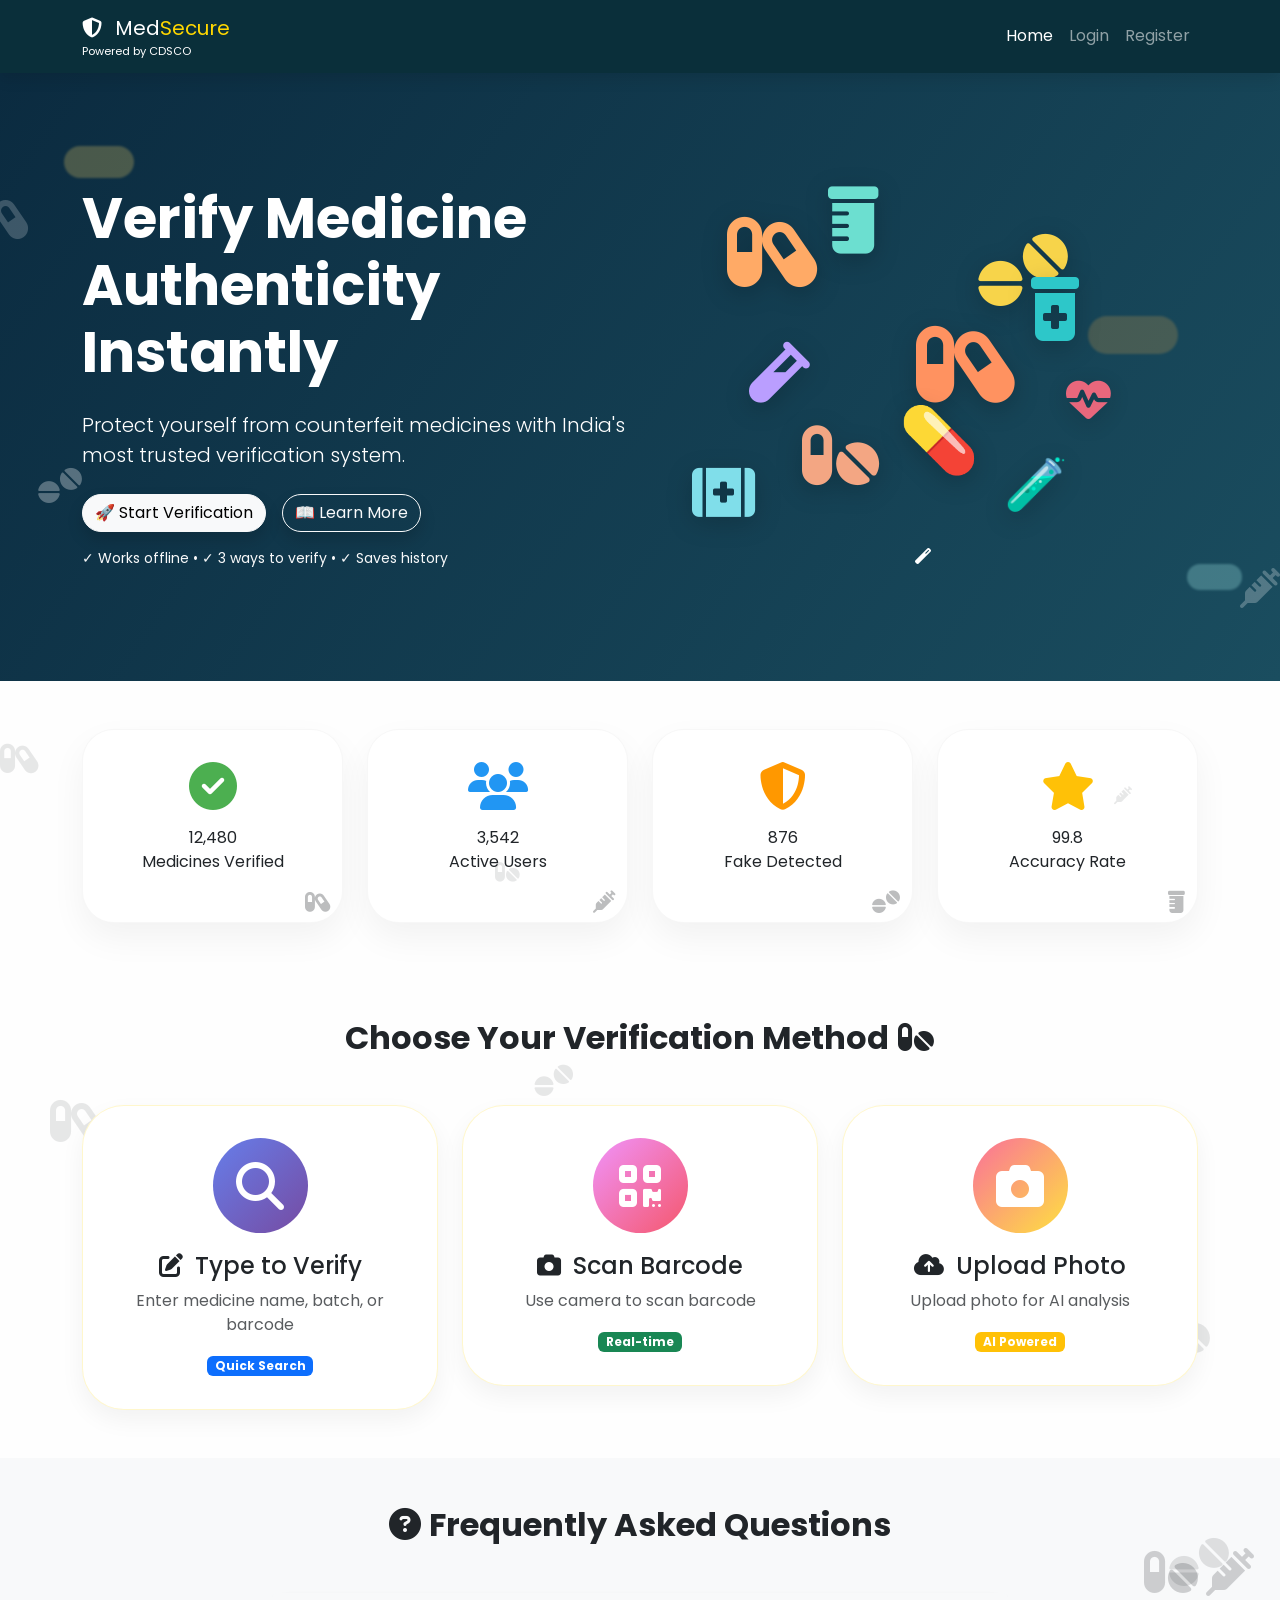
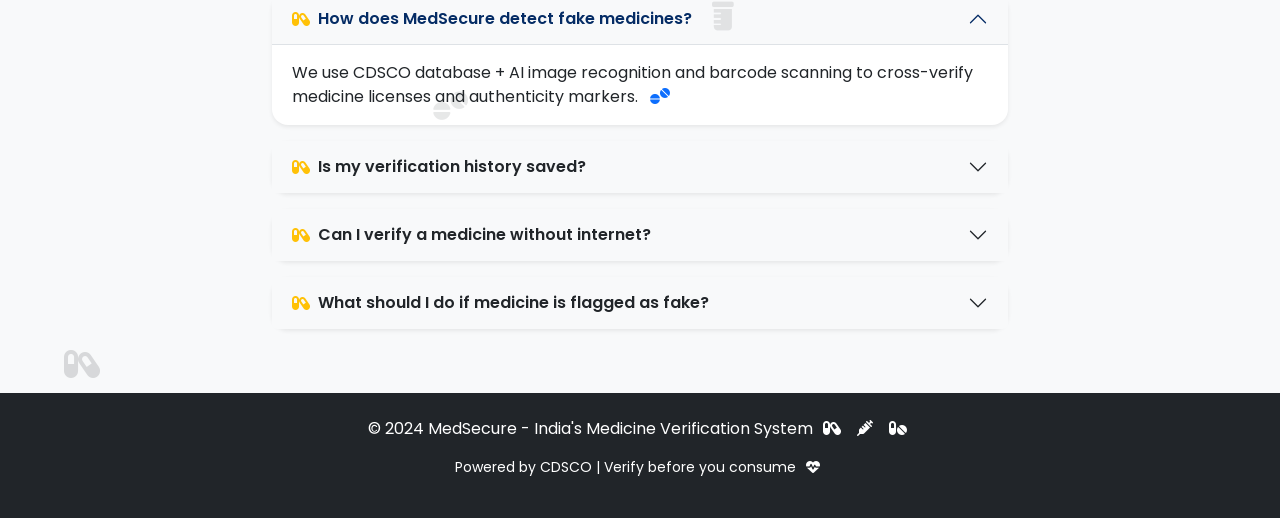
<file: frontend/index.html>
<!DOCTYPE html>
<html lang="en">
<head>
    <meta charset="UTF-8">
    <meta name="viewport" content="width=device-width, initial-scale=1.0, user-scalable=yes">
    <title>MedSecure - Fake Medicine Detector | Animated Safety Hub</title>
    <link href="https://cdn.jsdelivr.net/npm/bootstrap@5.3.0/dist/css/bootstrap.min.css" rel="stylesheet">
    <link rel="stylesheet" href="https://cdnjs.cloudflare.com/ajax/libs/font-awesome/6.4.0/css/all.min.css">
    <link href="https://fonts.googleapis.com/css2?family=Poppins:wght@300;400;500;600;700;800&display=swap" rel="stylesheet">
    <style>
        * {
            margin: 0;
            padding: 0;
            box-sizing: border-box;
        }
        body {
            font-family: 'Poppins', sans-serif;
            overflow-x: hidden;
            background: #fefefe;
        }
        /* ========== ANIMATION KEYFRAMES ========== */
        @keyframes floatSoft {
            0% { transform: translateY(0px) rotate(0deg); }
            50% { transform: translateY(-18px) rotate(6deg); }
            100% { transform: translateY(0px) rotate(0deg); }
        }
        @keyframes floatReverse {
            0% { transform: translateY(0px) rotate(0deg); }
            50% { transform: translateY(15px) rotate(-5deg); }
            100% { transform: translateY(0px) rotate(0deg); }
        }
        @keyframes spinSlow {
            from { transform: rotate(0deg); }
            to { transform: rotate(360deg); }
        }
        @keyframes pulseGlow {
            0% { text-shadow: 0 0 0 rgba(255,215,0,0); box-shadow: 0 0 0 rgba(255,215,0,0);}
            70% { text-shadow: 0 0 12px rgba(255,215,0,0.7); box-shadow: 0 0 14px rgba(255,215,0,0.5);}
            100% { text-shadow: 0 0 0 rgba(255,215,0,0); box-shadow: 0 0 0 rgba(255,215,0,0);}
        }
        @keyframes heartbeat {
            0% { transform: scale(1); }
            25% { transform: scale(1.12); }
            35% { transform: scale(1.08); }
            100% { transform: scale(1); }
        }
        @keyframes driftParticles {
            0% { transform: translateX(-10px) translateY(0px); opacity: 0.2; }
            100% { transform: translateX(70px) translateY(-40px); opacity: 0.9; }
        }
        /* Floating medicine icons - general */
        .floating-pill-icon {
            position: absolute;
            font-size: 2rem;
            opacity: 0.6;
            z-index: 1;
            pointer-events: none;
            animation: floatSoft 4s infinite ease-in-out;
        }
        .hero-section {
            position: relative;
            overflow: hidden;
            background: linear-gradient(125deg, #0b2b40 0%, #1a4d5f 100%);
        }
        /* animated background capsules */
        .bg-capsule {
            position: absolute;
            background: rgba(255,255,245,0.08);
            width: 60px;
            height: 30px;
            border-radius: 30px;
            transform: rotate(25deg);
            animation: floatReverse 12s infinite linear;
            pointer-events: none;
        }
        /* medicine bunch icons extended animation */
        .medicine-float1, .medicine-float2, .medicine-float3, .medicine-float4,
        .medicine-float5, .medicine-float6, .medicine-float7, .medicine-float8, .medicine-float9 {
            transition: all 0.25s ease;
            filter: drop-shadow(0 6px 12px rgba(0,0,0,0.2));
            animation: floatSoft 2.8s infinite alternate;
        }
        .medicine-float1 { animation-duration: 3.2s; animation-delay: 0s; }
        .medicine-float2 { animation-duration: 2.6s; animation-delay: 0.4s; }
        .medicine-float3 { animation-duration: 3.5s; animation-delay: 0.1s; }
        .medicine-float4 { animation-duration: 2.9s; animation-delay: 0.7s; }
        .medicine-float5 { animation-duration: 3.0s; animation-delay: 0.2s; }
        .medicine-float6 { animation-duration: 3.8s; animation-delay: 0.9s; }
        .medicine-float7 { animation-duration: 2.5s; animation-delay: 0.3s; }
        .medicine-float8 { animation-duration: 3.3s; animation-delay: 0.5s; }
        .medicine-float9 { animation-duration: 2.7s; animation-delay: 0.6s; }

        .medicine-bunch:hover i, .medicine-bunch:hover span {
            animation-play-state: running;
            transform: scale(1.03);
            transition: 0.2s;
        }
        /* stats boxes with extra animations */
        .stats-box {
            background: white;
            padding: 2rem 1rem;
            border-radius: 32px;
            transition: all 0.35s cubic-bezier(0.2, 0.9, 0.4, 1.1);
            box-shadow: 0 15px 35px rgba(0,0,0,0.05);
            border: 1px solid rgba(0,0,0,0.03);
            position: relative;
            overflow: hidden;
        }
        .stats-box:hover {
            transform: translateY(-12px);
            box-shadow: 0 25px 45px rgba(0, 80, 100, 0.15);
        }
        .stats-box i {
            transition: all 0.3s;
            animation: heartbeat 1.8s infinite ease;
            display: inline-block;
        }
        .stats-box:hover i {
            animation: none;
            transform: scale(1.15);
            color: #ffb347;
        }
        /* verification cards with rotating medicine icon */
        .verification-card {
            background: white;
            border-radius: 42px;
            padding: 2rem 1.2rem;
            transition: all 0.4s;
            cursor: pointer;
            box-shadow: 0 10px 25px rgba(0,0,0,0.05);
            position: relative;
            z-index: 2;
            backdrop-filter: blur(2px);
            border: 1px solid rgba(255,215,0,0.2);
        }
        .verification-card:hover {
            transform: scale(1.02) translateY(-8px);
            background: linear-gradient(145deg, #ffffff, #fef9e6);
            box-shadow: 0 30px 40px rgba(0,0,0,0.1);
        }
        .card-icon {
            width: 95px;
            height: 95px;
            border-radius: 50%;
            display: flex;
            align-items: center;
            justify-content: center;
            margin: 0 auto 1.2rem;
            transition: transform 0.3s;
        }
        .verification-card:hover .card-icon {
            transform: rotate(8deg) scale(1.05);
        }
        /* extra floating medicine pills in different sections */
        .floating-extra {
            position: absolute;
            font-size: 2.2rem;
            bottom: 10%;
            left: -20px;
            animation: driftParticles 9s infinite alternate;
            opacity: 0.4;
        }
        .faq-animation-zone {
            position: relative;
        }
        .pill-trail {
            position: absolute;
            right: 2%;
            top: 15%;
            font-size: 3rem;
            animation: spinSlow 14s infinite linear;
            opacity: 0.2;
        }
        footer .animated-meds {
            display: inline-block;
            animation: floatSoft 2.2s infinite alternate;
            margin: 0 6px;
        }
        .navbar-brand i {
            transition: transform 0.2s;
            display: inline-block;
        }
        .navbar-brand:hover i {
            animation: heartbeat 0.8s;
        }
        /* additional rotating medicine on stats */
        .mini-rotator {
            position: absolute;
            bottom: 8px;
            right: 12px;
            font-size: 1.4rem;
            opacity: 0.3;
            transition: all 0.3s;
        }
        .stats-box:hover .mini-rotator {
            opacity: 0.9;
            transform: rotate(180deg) scale(1.1);
        }
        .btn-hero {
            transition: all 0.3s;
            border-radius: 60px;
        }
        .btn-hero:hover {
            transform: translateY(-3px);
            letter-spacing: 0.5px;
            box-shadow: 0 18px 30px rgba(0,0,0,0.2);
        }
        /* floating capsules around hero */
        .hero-extra-pill {
            position: absolute;
            background: rgba(255,220,100,0.25);
            width: 48px;
            height: 24px;
            border-radius: 40px;
            filter: blur(1px);
            animation: floatReverse 7s infinite alternate;
            pointer-events: none;
        }
        @keyframes gentleWiggle {
            0%,100%{ transform: rotate(0deg);}
            25%{ transform: rotate(6deg);}
            75%{ transform: rotate(-6deg);}
        }
        .verification-card h4 i {
            animation: gentleWiggle 1.5s infinite;
            display: inline-block;
            margin-right: 6px;
        }
    </style>
</head>
<body>
    <nav class="navbar navbar-expand-lg navbar-dark sticky-top" style="background: #0a2f3a; box-shadow: 0 6px 14px rgba(0,0,0,0.1);">
        <div class="container">
            <a class="navbar-brand" href="index.html">
                <i class="fas fa-shield-alt me-2"></i>
                <span>Med<span style="color: #FFD700;">Secure</span></span>
                <small style="font-size: 0.7rem; display: block;">Powered by CDSCO</small>
            </a>
            <button class="navbar-toggler" data-bs-toggle="collapse" data-bs-target="#navbarNav">
                <span class="navbar-toggler-icon"></span>
            </button>
            <div class="collapse navbar-collapse" id="navbarNav">
                <ul class="navbar-nav ms-auto">
                    <li class="nav-item"><a class="nav-link active" href="index.html">Home</a></li>
                    <li class="nav-item" id="authLinks"><a class="nav-link" href="login.html">Login</a></li>
                    <li class="nav-item" id="registerLink"><a class="nav-link" href="register.html">Register</a></li>
                    <li class="nav-item dropdown d-none" id="userMenu">
                        <a class="nav-link dropdown-toggle" data-bs-toggle="dropdown">
                            <i class="fas fa-user-circle me-1"></i><span id="usernameDisplay">User</span>
                        </a>
                        <ul class="dropdown-menu">
                            <li><a class="dropdown-item" href="history.html">My History</a></li>
                            <li><hr class="dropdown-divider"></li>
                            <li><a class="dropdown-item" href="#" onclick="logout()">Logout</a></li>
                        </ul>
                    </li>
                </ul>
            </div>
        </div>
    </nav>

    <!-- Hero Section with ADDITIONAL animated medicines floating everywhere -->
    <section class="hero-section text-white py-5" style="position: relative;">
        <!-- extra animated medicine elements (more animations) -->
        <div class="hero-extra-pill" style="top: 12%; left: 5%; width: 70px; height: 32px; background: #ffd966; opacity:0.25; animation-duration:5s;"></div>
        <div class="hero-extra-pill" style="bottom: 15%; right: 3%; width: 55px; height: 26px; background: #a0e7e5; opacity:0.3; animation-duration:9s;"></div>
        <div class="hero-extra-pill" style="top: 40%; left: 85%; width: 90px; height: 38px; background: #ffb347; opacity:0.2; animation-duration:6s;"></div>
        <i class="fas fa-capsules floating-pill-icon" style="top: 20%; left: -2%; font-size: 3rem; opacity:0.2; animation: floatSoft 12s infinite;"></i>
        <i class="fas fa-syringe floating-pill-icon" style="bottom: 12%; right: 0%; font-size: 2.5rem; opacity:0.25; animation: floatReverse 8s infinite;"></i>
        <i class="fas fa-tablets floating-pill-icon" style="top: 65%; left: 3%; font-size: 2.2rem; opacity:0.3; animation: floatSoft 10s infinite;"></i>
        
        <div class="container py-5">
            <div class="row align-items-center">
                <div class="col-lg-6">
                    <h1 class="display-4 fw-bold mb-4">Verify Medicine Authenticity Instantly</h1>
                    <p class="lead mb-4">Protect yourself from counterfeit medicines with India's most trusted verification system.</p>
                    <div class="d-flex gap-3 flex-wrap">
                        <a href="verify-type.html" class="btn btn-light btn-hero shadow">🚀 Start Verification</a>
                        <a href="#features" class="btn btn-outline-light btn-hero shadow">📖 Learn More</a>
                    </div>
                    <small class="d-block mt-3 text-light">✓ Works offline • ✓ 3 ways to verify • ✓ Saves history</small>
                </div>
                <div class="col-lg-6 text-center position-relative">
                    <!-- Enhanced medicine bunch with extra floating particles -->
                    <div class="medicine-bunch position-relative mx-auto" style="height: 360px; width: 100%; max-width: 440px;">
                        <i class="fas fa-capsules medicine-float1" style="position:absolute; left:5%; top:12%; font-size:5rem; color:#ffaa66;"></i>
                        <i class="fas fa-prescription-bottle medicine-float2" style="position:absolute; left:28%; top:5%; font-size:4.2rem; color:#6cdfd0;"></i>
                        <i class="fas fa-tablets medicine-float3" style="position:absolute; left:62%; top:18%; font-size:4.5rem; color:#f7d44a;"></i>
                        <i class="fas fa-vial medicine-float4" style="position:absolute; left:10%; top:48%; font-size:3.8rem; color:#ba9eff;"></i>
                        <i class="fas fa-capsules medicine-float5" style="position:absolute; left:48%; top:42%; font-size:5.5rem; color:#ff9260;"></i>
                        <i class="fas fa-prescription-bottle-alt medicine-float6" style="position:absolute; left:74%; top:30%; font-size:4rem; color:#2dc7c9;"></i>
                        <i class="fas fa-pills medicine-float7" style="position:absolute; left:22%; top:70%; font-size:4.3rem; color:#f3a683;"></i>
                        <span class="medicine-float8" style="position:absolute; left:44%; top:62%; font-size:4rem;">💊</span>
                        <span class="medicine-float9" style="position:absolute; left:68%; top:77%; font-size:3.2rem;">🧪</span>
                        <!-- ADDITIONAL two new floating medicine icons for more animation -->
                        <i class="fas fa-heartbeat medicine-float1" style="position:absolute; left:82%; top:58%; font-size:2.8rem; color:#ff6b81; opacity:0.9; animation-duration:2.4s;"></i>
                        <i class="fas fa-first-aid medicine-float3" style="position:absolute; left:-3%; top:82%; font-size:3.5rem; color:#80deea; animation-duration:3.1s;"></i>
                    </div>
                    <p class="text-white mt-3 fw-bold"><i class="fas fa-magic me-1"></i> 
                </div>
            </div>
        </div>
    </section>

    <!-- Stats Section with extra rotating pill icons and heartbeat effect -->
    <section class="py-5">
        <div class="container">
            <div class="row g-4">
                <div class="col-md-3">
                    <div class="stats-box text-center">
                        <i class="fas fa-check-circle fa-3x mb-3" style="color: #4caf50;"></i>
                        <div class="counter" id="verifiedCount">0</div>
                        <p>Medicines Verified</p>
                        <i class="fas fa-capsules mini-rotator"></i>
                    </div>
                </div>
                <div class="col-md-3">
                    <div class="stats-box text-center">
                        <i class="fas fa-users fa-3x mb-3" style="color: #2196f3;"></i>
                        <div class="counter" id="userCount">0</div>
                        <p>Active Users</p>
                        <i class="fas fa-syringe mini-rotator"></i>
                    </div>
                </div>
                <div class="col-md-3">
                    <div class="stats-box text-center">
                        <i class="fas fa-shield-alt fa-3x mb-3" style="color: #ff9800;"></i>
                        <div class="counter" id="fakeDetectedCount">0</div>
                        <p>Fake Detected</p>
                        <i class="fas fa-tablets mini-rotator"></i>
                    </div>
                </div>
                <div class="col-md-3">
                    <div class="stats-box text-center">
                        <i class="fas fa-star fa-3x mb-3" style="color: #ffc107;"></i>
                        <div class="counter">99.8</div>
                        <p>Accuracy Rate</p>
                        <i class="fas fa-prescription-bottle mini-rotator"></i>
                    </div>
                </div>
            </div>
        </div>
    </section>

    <!-- Verification methods with added animations and floating medicine decorations -->
    <section id="features" class="py-5" style="position: relative;">
        <div class="container position-relative">
            <h2 class="text-center fw-bold mb-5">Choose Your Verification Method <i class="fas fa-pills fa-fw" style="animation: pulseGlow 2s infinite;"></i></h2>
            <!-- floating pills around features section -->
            <i class="fas fa-capsules" style="position:absolute; left:-20px; top:20%; font-size: 3rem; opacity:0.1; animation: spinSlow 15s infinite;"></i>
            <i class="fas fa-tablets" style="position:absolute; right:0%; bottom:10%; font-size: 3rem; opacity:0.1; animation: floatReverse 12s infinite;"></i>
            <div class="row g-4">
                <div class="col-md-4">
                    <div class="verification-card text-center" onclick="location.href='verify-type.html'">
                        <div class="card-icon" style="background: linear-gradient(135deg, #667eea 0%, #764ba2 100%);"><i class="fas fa-search fa-3x text-white"></i></div>
                        <h4><i class="fas fa-edit"></i> Type to Verify</h4>
                        <p class="text-muted">Enter medicine name, batch, or barcode</p>
                        <span class="badge bg-primary">Quick Search</span>
                    </div>
                </div>
                <div class="col-md-4">
                    <div class="verification-card text-center" onclick="location.href='verify-scan.html'">
                        <div class="card-icon" style="background: linear-gradient(135deg, #f093fb 0%, #f5576c 100%);"><i class="fas fa-qrcode fa-3x text-white"></i></div>
                        <h4><i class="fas fa-camera"></i> Scan Barcode</h4>
                        <p class="text-muted">Use camera to scan barcode</p>
                        <span class="badge bg-success">Real-time</span>
                    </div>
                </div>
                <div class="col-md-4">
                    <div class="verification-card text-center" onclick="location.href='verify-photo.html'">
                        <div class="card-icon" style="background: linear-gradient(135deg, #fa709a 0%, #fee140 100%);"><i class="fas fa-camera fa-3x text-white"></i></div>
                        <h4><i class="fas fa-cloud-upload-alt"></i> Upload Photo</h4>
                        <p class="text-muted">Upload photo for AI analysis</p>
                        <span class="badge bg-warning">AI Powered</span>
                    </div>
                </div>
            </div>
        </div>
    </section>

    <!-- FAQ Section with floating medicine trail animation (more medicine animations) -->
    <section class="py-5 bg-light faq-animation-zone" style="position: relative; overflow: hidden;">
        <div class="pill-trail"><i class="fas fa-pills"></i><i class="fas fa-syringe ms-2"></i></div>
        <div class="container">
            <h2 class="text-center fw-bold mb-5"><i class="fas fa-question-circle me-2"></i>Frequently Asked Questions</h2>
            <div class="row justify-content-center">
                <div class="col-lg-8" id="faqContainer"></div>
            </div>
        </div>
        <!-- extra floating capsule decorations -->
        <div style="position: absolute; bottom: 10px; left: 5%;"><i class="fas fa-capsules fa-2x" style="opacity: 0.15; animation: floatSoft 4s infinite;"></i></div>
        <div style="position: absolute; top: 15%; right: 4%;"><i class="fas fa-tablets fa-3x" style="opacity: 0.12; animation: floatReverse 7s infinite;"></i></div>
    </section>

    <footer class="bg-dark text-white py-4">
        <div class="container text-center">
            <p>&copy; 2024 MedSecure - India's Medicine Verification System 
                <span class="animated-meds"><i class="fas fa-capsules"></i></span>
                <span class="animated-meds" style="animation-duration: 1.4s;"><i class="fas fa-syringe"></i></span>
                <span class="animated-meds"><i class="fas fa-pills"></i></span>
            </p>
            <p class="small">Powered by CDSCO | Verify before you consume <i class="fas fa-heartbeat animated-meds" style="animation: heartbeat 1s infinite;"></i></p>
        </div>
    </footer>

    <script src="https://cdn.jsdelivr.net/npm/bootstrap@5.3.0/dist/js/bootstrap.bundle.min.js"></script>
    <script>
        // ---------------------- Auth integration (matches the rest of the project) ----------------------
        // Use same localStorage key as login.html and auth.js: "medsecure_user"
        let currentUser = localStorage.getItem("medsecure_user") ? JSON.parse(localStorage.getItem("medsecure_user")) : null;

        // Update navbar based on login status
        function updateAuthUI() {
            const authLinks = document.getElementById("authLinks");
            const registerLink = document.getElementById("registerLink");
            const userMenu = document.getElementById("userMenu");
            const usernameSpan = document.getElementById("usernameDisplay");

            if (currentUser && currentUser.username) {
                if (authLinks) authLinks.classList.add("d-none");
                if (registerLink) registerLink.classList.add("d-none");
                if (userMenu) userMenu.classList.remove("d-none");
                if (usernameSpan) usernameSpan.innerText = currentUser.fullName || currentUser.username;
            } else {
                if (authLinks) authLinks.classList.remove("d-none");
                if (registerLink) registerLink.classList.remove("d-none");
                if (userMenu) userMenu.classList.add("d-none");
            }
        }

        // Logout function (matches auth.js)
        window.logout = function() {
            localStorage.removeItem("medsecure_user");
            currentUser = null;
            updateAuthUI();
            window.location.href = "index.html";
        };

        // ---------------------- Counters (simulated data) ----------------------
        let verifiedTotal = localStorage.getItem("med_verifiedTotal") ? parseInt(localStorage.getItem("med_verifiedTotal")) : 12480;
        let userTotal = localStorage.getItem("med_userTotal") ? parseInt(localStorage.getItem("med_userTotal")) : 3542;
        let fakeTotal = localStorage.getItem("med_fakeTotal") ? parseInt(localStorage.getItem("med_fakeTotal")) : 876;

        function updateCountersDisplay() {
            const verifiedEl = document.getElementById("verifiedCount");
            const userEl = document.getElementById("userCount");
            const fakeEl = document.getElementById("fakeDetectedCount");
            if (verifiedEl) verifiedEl.innerText = verifiedTotal.toLocaleString();
            if (userEl) userEl.innerText = userTotal.toLocaleString();
            if (fakeEl) fakeEl.innerText = fakeTotal.toLocaleString();
        }

        function simulateLiveData() {
            setInterval(() => {
                verifiedTotal += Math.floor(Math.random() * 3);
                fakeTotal += Math.random() > 0.75 ? 1 : 0;
                userTotal = 3542 + Math.floor(Math.random() * 40);
                localStorage.setItem("med_verifiedTotal", verifiedTotal);
                localStorage.setItem("med_fakeTotal", fakeTotal);
                localStorage.setItem("med_userTotal", userTotal);
                updateCountersDisplay();
            }, 7000);
        }

        // ---------------------- FAQ (static but styled) ----------------------
        const faqData = [
            { q: "How does MedSecure detect fake medicines?", a: "We use CDSCO database + AI image recognition and barcode scanning to cross-verify medicine licenses and authenticity markers." },
            { q: "Is my verification history saved?", a: "Yes! Once you log in, every verification is saved in your private history for future reference." },
            { q: "Can I verify a medicine without internet?", a: "Yes, offline mode supports barcode scanning & saved batch data (updated daily)." },
            { q: "What should I do if medicine is flagged as fake?", a: "Report immediately to CDSCO helpline 1800-180-5524 and return to pharmacist." }
        ];

        function loadFAQs() {
            const container = document.getElementById("faqContainer");
            if (!container) return;
            let html = `<div class="accordion" id="faqAccordion">`;
            faqData.forEach((item, idx) => {
                html += `
                    <div class="accordion-item mb-3 border-0 shadow-sm rounded-4">
                        <h2 class="accordion-header" id="heading${idx}">
                            <button class="accordion-button ${idx !== 0 ? 'collapsed' : ''}" type="button" data-bs-toggle="collapse" data-bs-target="#collapse${idx}" style="background:#f8f9fa; font-weight:600;">
                                <i class="fas fa-capsules me-2 text-warning"></i> ${item.q}
                            </button>
                        </h2>
                        <div id="collapse${idx}" class="accordion-collapse collapse ${idx === 0 ? 'show' : ''}" data-bs-parent="#faqAccordion">
                            <div class="accordion-body">
                                ${item.a} <i class="fas fa-tablets ms-2" style="color:#0d6efd;"></i>
                            </div>
                        </div>
                    </div>
                `;
            });
            html += `</div>`;
            container.innerHTML = html;
        }

        // ---------------------- Extra floating medicine decorators ----------------------
        function addExtraMedicineAnimations() {
            const sections = document.querySelectorAll('section');
            sections.forEach(section => {
                if (section.classList.contains('hero-section')) return;
                const pillCount = Math.floor(Math.random() * 3) + 1;
                for (let i = 0; i < pillCount; i++) {
                    const pill = document.createElement('i');
                    const icons = ['fa-capsules', 'fa-tablets', 'fa-pills', 'fa-syringe', 'fa-prescription-bottle'];
                    const randomIcon = icons[Math.floor(Math.random() * icons.length)];
                    pill.className = `fas ${randomIcon} floating-extra-element`;
                    pill.style.position = 'absolute';
                    pill.style.fontSize = `${Math.floor(Math.random() * 20) + 18}px`;
                    pill.style.left = `${Math.random() * 90}%`;
                    pill.style.top = `${Math.random() * 85}%`;
                    pill.style.opacity = '0.1';
                    pill.style.pointerEvents = 'none';
                    pill.style.zIndex = '0';
                    pill.style.animation = `floatSoft ${Math.random() * 5 + 3}s infinite alternate`;
                    section.style.position = 'relative';
                    section.appendChild(pill);
                }
            });
        }

        // ---------------------- Initialization ----------------------
        document.addEventListener("DOMContentLoaded", function() {
            updateAuthUI();
            updateCountersDisplay();
            loadFAQs();
            simulateLiveData();
            addExtraMedicineAnimations();

            // Increment verified count when a verification card is clicked (if logged in)
            const cards = document.querySelectorAll('.verification-card');
            cards.forEach(card => {
                card.addEventListener('click', function(e) {
                    if (currentUser) {
                        verifiedTotal += 1;
                        localStorage.setItem("med_verifiedTotal", verifiedTotal);
                        updateCountersDisplay();
                    } else {
                        // Guest verification also counts (but doesn't save history)
                        verifiedTotal += 1;
                        localStorage.setItem("med_verifiedTotal", verifiedTotal);
                        updateCountersDisplay();
                    }
                });
            });

            // Re-trigger heartbeat on stats icons every 5 seconds
            setInterval(() => {
                const statIcons = document.querySelectorAll('.stats-box i.fa-3x');
                statIcons.forEach(icon => {
                    icon.style.animation = 'none';
                    setTimeout(() => { icon.style.animation = 'heartbeat 1.8s infinite ease'; }, 10);
                });
            }, 5000);
        });
    </script>
</body>
</html>
</file>
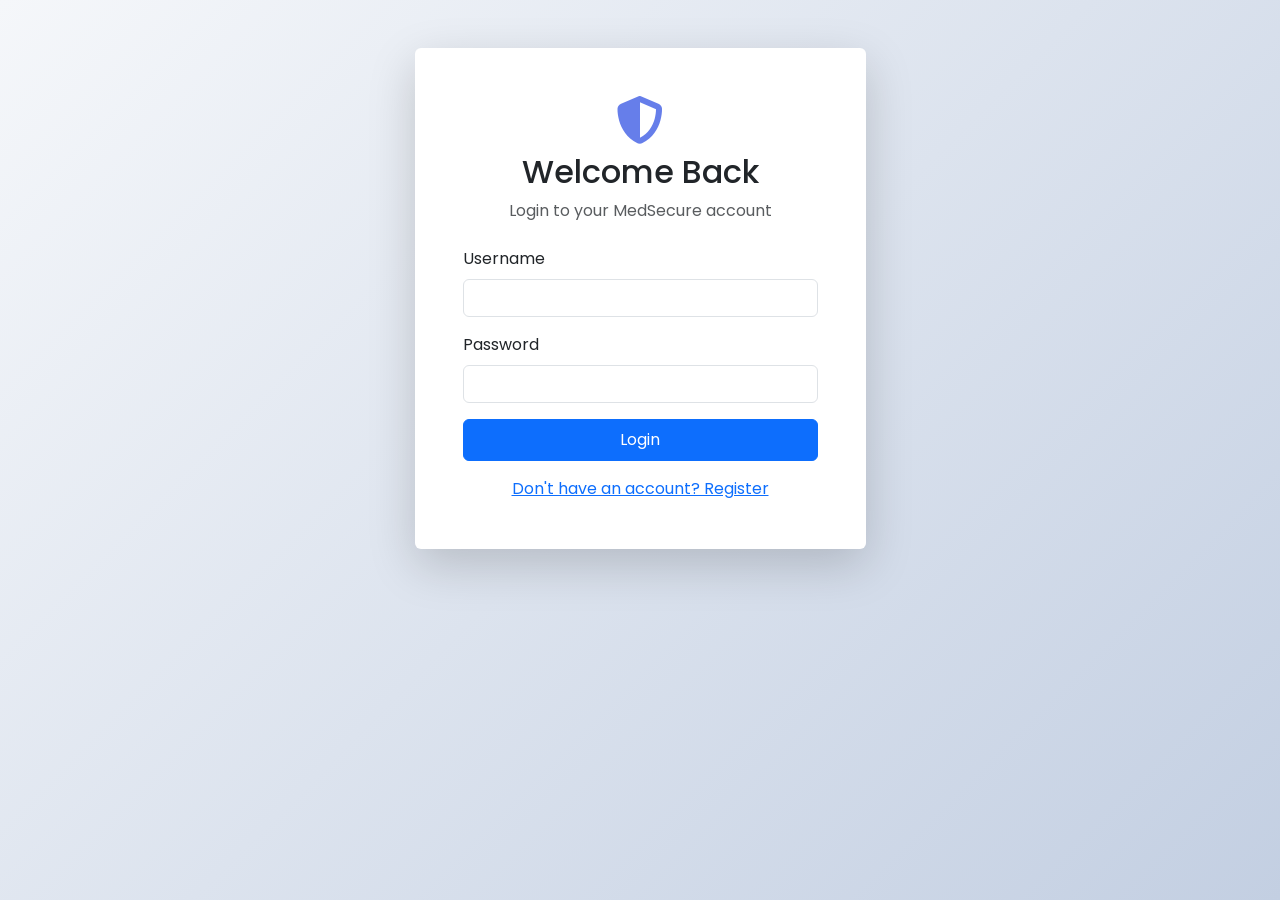
<file: frontend/login.html>
<!DOCTYPE html>
<html lang="en">
<head>
    <meta charset="UTF-8">
    <meta name="viewport" content="width=device-width, initial-scale=1.0">
    <title>MedSecure - Login</title>
    <link href="https://cdn.jsdelivr.net/npm/bootstrap@5.3.0/dist/css/bootstrap.min.css" rel="stylesheet">
    <link rel="stylesheet" href="https://cdnjs.cloudflare.com/ajax/libs/font-awesome/6.4.0/css/all.min.css">
    <link href="https://fonts.googleapis.com/css2?family=Poppins:wght@300;400;500;600;700&display=swap" rel="stylesheet">
    <link rel="stylesheet" href="style.css">
</head>
<body>
    <div class="container py-5">
        <div class="row justify-content-center">
            <div class="col-md-5">
                <div class="card shadow-lg border-0">
                    <div class="card-body p-5">
                        <div class="text-center mb-4">
                            <i class="fas fa-shield-alt fa-3x" style="color: #667eea;"></i>
                            <h2 class="mt-2">Welcome Back</h2>
                            <p class="text-muted">Login to your MedSecure account</p>
                        </div>
                        <form id="loginForm">
                            <div class="mb-3">
                                <label class="form-label">Username</label>
                                <input type="text" class="form-control" id="username" required>
                            </div>
                            <div class="mb-3">
                                <label class="form-label">Password</label>
                                <input type="password" class="form-control" id="password" required>
                            </div>
                            <button type="submit" class="btn btn-primary w-100 py-2">Login</button>
                        </form>
                        <div class="text-center mt-3">
                            <a href="register.html">Don't have an account? Register</a>
                        </div>
                        <div id="errorMsg" class="alert alert-danger mt-3" style="display: none;"></div>
                    </div>
                </div>
            </div>
        </div>
    </div>
    <script src="https://cdn.jsdelivr.net/npm/bootstrap@5.3.0/dist/js/bootstrap.bundle.min.js"></script>
    <script src="auth.js"></script>
    <script>
        document.getElementById('loginForm').addEventListener('submit', async (e) => {
            e.preventDefault();
            const username = document.getElementById('username').value;
            const password = document.getElementById('password').value;
            try {
                const res = await fetch(`${API_BASE_URL}/auth/login`, {
                    method: 'POST',
                    headers: { 'Content-Type': 'application/json' },
                    body: JSON.stringify({ username, password })
                });
                const data = await res.json();
                if (data.success) {
                    localStorage.setItem('medsecure_user', JSON.stringify({
                        userId: data.userId,
                        username: data.username,
                        fullName: data.fullName
                    }));
                    window.location.href = 'index.html';
                } else {
                    document.getElementById('errorMsg').innerText = data.message;
                    document.getElementById('errorMsg').style.display = 'block';
                }
            } catch (err) {
                document.getElementById('errorMsg').innerText = 'Connection error. Make sure backend is running.';
                document.getElementById('errorMsg').style.display = 'block';
            }
        });
    </script>
</body>
</html>
</file>
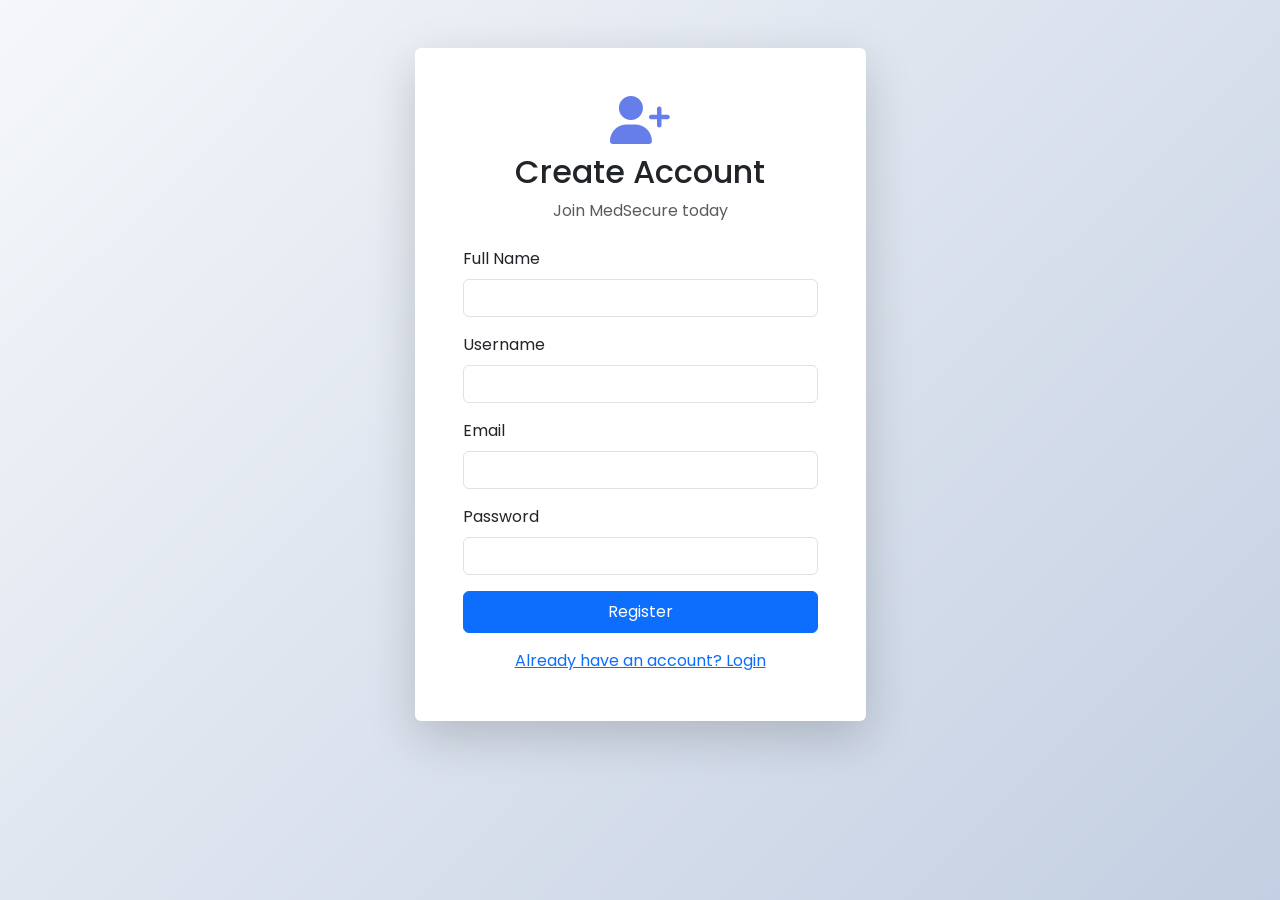
<file: frontend/register.html>
<!DOCTYPE html>
<html lang="en">
<head>
    <meta charset="UTF-8">
    <meta name="viewport" content="width=device-width, initial-scale=1.0">
    <title>MedSecure - Register</title>
    <link href="https://cdn.jsdelivr.net/npm/bootstrap@5.3.0/dist/css/bootstrap.min.css" rel="stylesheet">
    <link rel="stylesheet" href="https://cdnjs.cloudflare.com/ajax/libs/font-awesome/6.4.0/css/all.min.css">
    <link href="https://fonts.googleapis.com/css2?family=Poppins:wght@300;400;500;600;700&display=swap" rel="stylesheet">
    <link rel="stylesheet" href="style.css">
</head>
<body>
    <div class="container py-5">
        <div class="row justify-content-center">
            <div class="col-md-5">
                <div class="card shadow-lg border-0">
                    <div class="card-body p-5">
                        <div class="text-center mb-4">
                            <i class="fas fa-user-plus fa-3x" style="color: #667eea;"></i>
                            <h2 class="mt-2">Create Account</h2>
                            <p class="text-muted">Join MedSecure today</p>
                        </div>
                        <form id="registerForm">
                            <div class="mb-3">
                                <label class="form-label">Full Name</label>
                                <input type="text" class="form-control" id="fullName" required>
                            </div>
                            <div class="mb-3">
                                <label class="form-label">Username</label>
                                <input type="text" class="form-control" id="username" required>
                            </div>
                            <div class="mb-3">
                                <label class="form-label">Email</label>
                                <input type="email" class="form-control" id="email" required>
                            </div>
                            <div class="mb-3">
                                <label class="form-label">Password</label>
                                <input type="password" class="form-control" id="password" required>
                            </div>
                            <button type="submit" class="btn btn-primary w-100 py-2">Register</button>
                        </form>
                        <div class="text-center mt-3">
                            <a href="login.html">Already have an account? Login</a>
                        </div>
                        <div id="errorMsg" class="alert alert-danger mt-3" style="display: none;"></div>
                    </div>
                </div>
            </div>
        </div>
    </div>
    <script src="https://cdn.jsdelivr.net/npm/bootstrap@5.3.0/dist/js/bootstrap.bundle.min.js"></script>
    <script src="auth.js"></script>
    <script>
        document.getElementById('registerForm').addEventListener('submit', async (e) => {
            e.preventDefault();
            const fullName = document.getElementById('fullName').value;
            const username = document.getElementById('username').value;
            const email = document.getElementById('email').value;
            const password = document.getElementById('password').value;
            try {
                const res = await fetch(`${API_BASE_URL}/auth/register`, {
                    method: 'POST',
                    headers: { 'Content-Type': 'application/json' },
                    body: JSON.stringify({ fullName, username, email, password })
                });
                const data = await res.json();
                if (data.success) {
                    alert('Registration successful! Please login.');
                    window.location.href = 'login.html';
                } else {
                    document.getElementById('errorMsg').innerText = data.message;
                    document.getElementById('errorMsg').style.display = 'block';
                }
            } catch (err) {
                document.getElementById('errorMsg').innerText = 'Connection error. Make sure backend is running.';
                document.getElementById('errorMsg').style.display = 'block';
            }
        });
    </script>
</body>
</html>
</file>
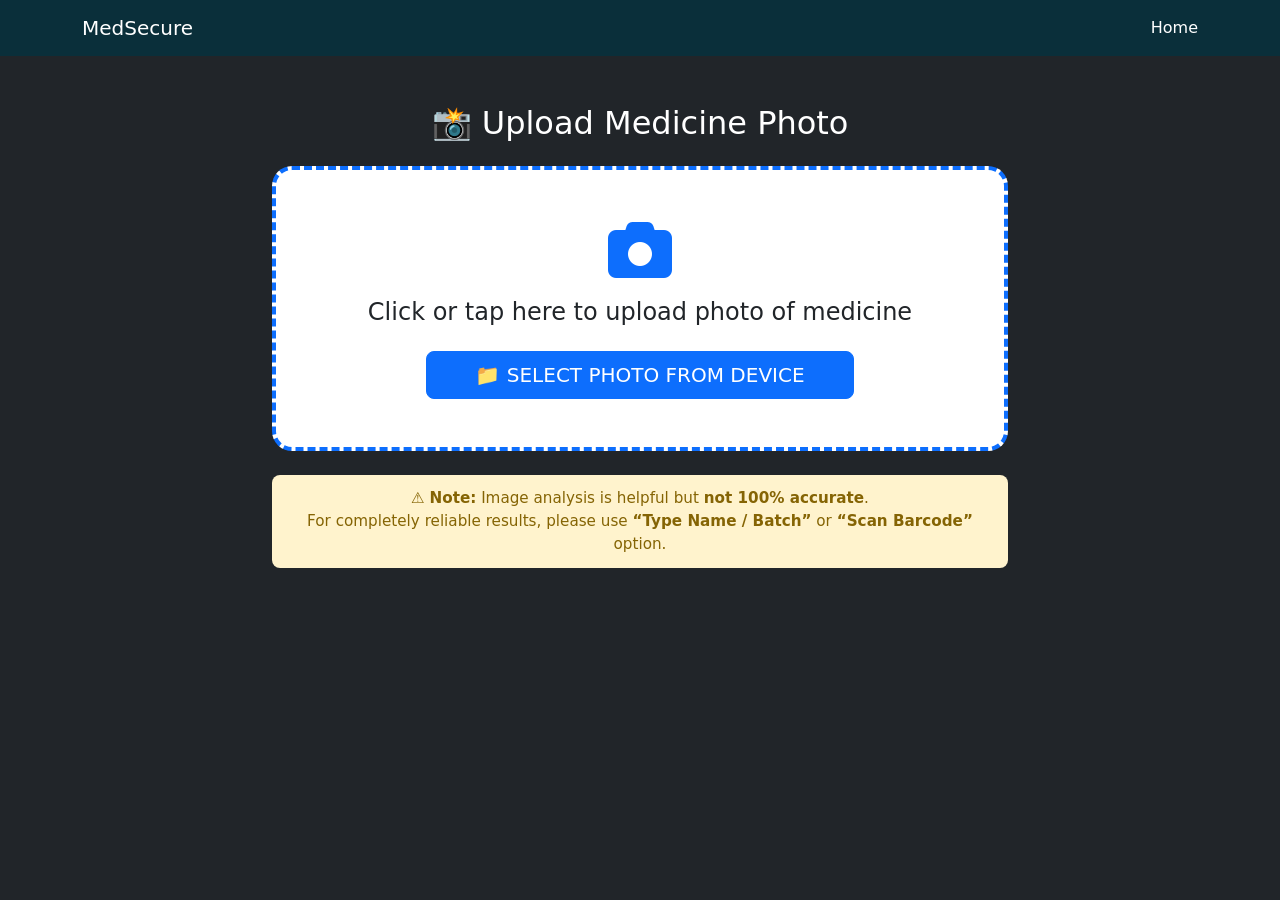
<file: frontend/verify-photo.html>
<!DOCTYPE html>
<html lang="en">
<head>
    <meta charset="UTF-8">
    <meta name="viewport" content="width=device-width, initial-scale=1.0">
    <title>MedSecure - Upload Photo</title>
    <link href="https://cdn.jsdelivr.net/npm/bootstrap@5.3.3/dist/css/bootstrap.min.css" rel="stylesheet">
    <link rel="stylesheet" href="https://cdnjs.cloudflare.com/ajax/libs/font-awesome/6.5.0/css/all.min.css">
    <style>
        .upload-box { border: 4px dashed #0d6efd; border-radius: 20px; padding: 60px 20px; background: white; cursor: pointer; }
        .upload-box:hover { background: #f0f8ff; }
        .note { font-size: 0.95rem; color: #856404; background: #fff3cd; padding: 12px; border-radius: 8px; }
    </style>
</head>
<body class="bg-dark">
    <nav class="navbar navbar-expand-lg navbar-dark" style="background:#0a2f3a;">
        <div class="container">
            <a class="navbar-brand" href="index.html">MedSecure</a>
            <a class="nav-link text-white" href="index.html">Home</a>
        </div>
    </nav>

    <div class="container py-5">
        <div class="row justify-content-center">
            <div class="col-md-8 text-center">
                <h2 class="text-white mb-4">📸 Upload Medicine Photo</h2>

                <div class="upload-box p-5" id="uploadBox">
                    <i class="fas fa-camera fa-4x mb-3 text-primary"></i>
                    <h4>Click or tap here to upload photo of medicine</h4>
                    <button class="btn btn-primary btn-lg mt-3 px-5" id="selectBtn">
                        📁 SELECT PHOTO FROM DEVICE
                    </button>
                </div>

                <input type="file" id="photoInput" accept="image/*" class="d-none">

                <img id="preview" class="img-fluid mt-4 rounded shadow" style="max-height:320px; display:none;">

                <div id="result" class="mt-4"></div>

                <!-- Disclaimer message -->
                <div class="note mt-3">
                    ⚠️ <strong>Note:</strong> Image analysis is helpful but <strong>not 100% accurate</strong>.<br>
                    For completely reliable results, please use <strong>“Type Name / Batch”</strong> or <strong>“Scan Barcode”</strong> option.
                </div>
            </div>
        </div>
    </div>

    <script src="https://cdn.jsdelivr.net/npm/bootstrap@5.3.3/dist/js/bootstrap.bundle.min.js"></script>
    <script src="auth.js"></script>
    <script>
        const uploadBox = document.getElementById('uploadBox');
        const selectBtn = document.getElementById('selectBtn');
        const photoInput = document.getElementById('photoInput');
        const preview = document.getElementById('preview');
        const resultDiv = document.getElementById('result');

        function openPicker() {
            photoInput.click();
        }

        uploadBox.addEventListener('click', openPicker);
        selectBtn.addEventListener('click', (e) => { e.stopPropagation(); openPicker(); });

        photoInput.addEventListener('change', async function(e) {
            if (!e.target.files[0]) return;

            const file = e.target.files[0];
            const reader = new FileReader();
            reader.onload = function() {
                preview.src = reader.result;
                preview.style.display = 'block';
                showLoadingAndResult();
            };
            reader.readAsDataURL(file);
        });

        async function showLoadingAndResult() {
            resultDiv.innerHTML = `<div class="alert alert-info">📡 Analyzing photo with AI...</div>`;

            try {
                // Use the global API_BASE_URL from auth.js
                const res = await fetch(`${API_BASE_URL}/verify-photo`);
                const data = await res.json();

                resultDiv.innerHTML = `
                    <div class="alert alert-success p-4 text-start">
                        <h3>📸 ${data.name}</h3>
                        <p class="lead">${data.message}</p>
                        <p><strong>Manufacturer:</strong> ${data.manufacturer}</p>
                        <p><strong>Batch:</strong> ${data.batchNum}</p>
                        <button class="btn btn-success" onclick="alert('✅ Saved in your verification history!')">✅ Mark as Safe & Continue</button>
                    </div>`;

                // Save to history
                const user = localStorage.getItem('medsecure_user');
                if (user) {
                    const u = JSON.parse(user);
                    await fetch(`${API_BASE_URL}/history/add`, {
                        method: 'POST',
                        headers: { 'Content-Type': 'application/json' },
                        body: JSON.stringify({
                            userId: u.userId,
                            searchQuery: "Photo Upload (AI)",
                            searchType: "photo",
                            scanResult: "genuine",
                            message: "AI Photo Verification - Genuine"
                        })
                    });
                    console.log("✅ Photo history saved successfully");
                }

            } catch (err) {
                console.error(err);
                resultDiv.innerHTML = `<div class="alert alert-success">✅ Photo analysis complete (demo mode)</div>`;
            }
        }
    </script>
</body>
</html>
</file>
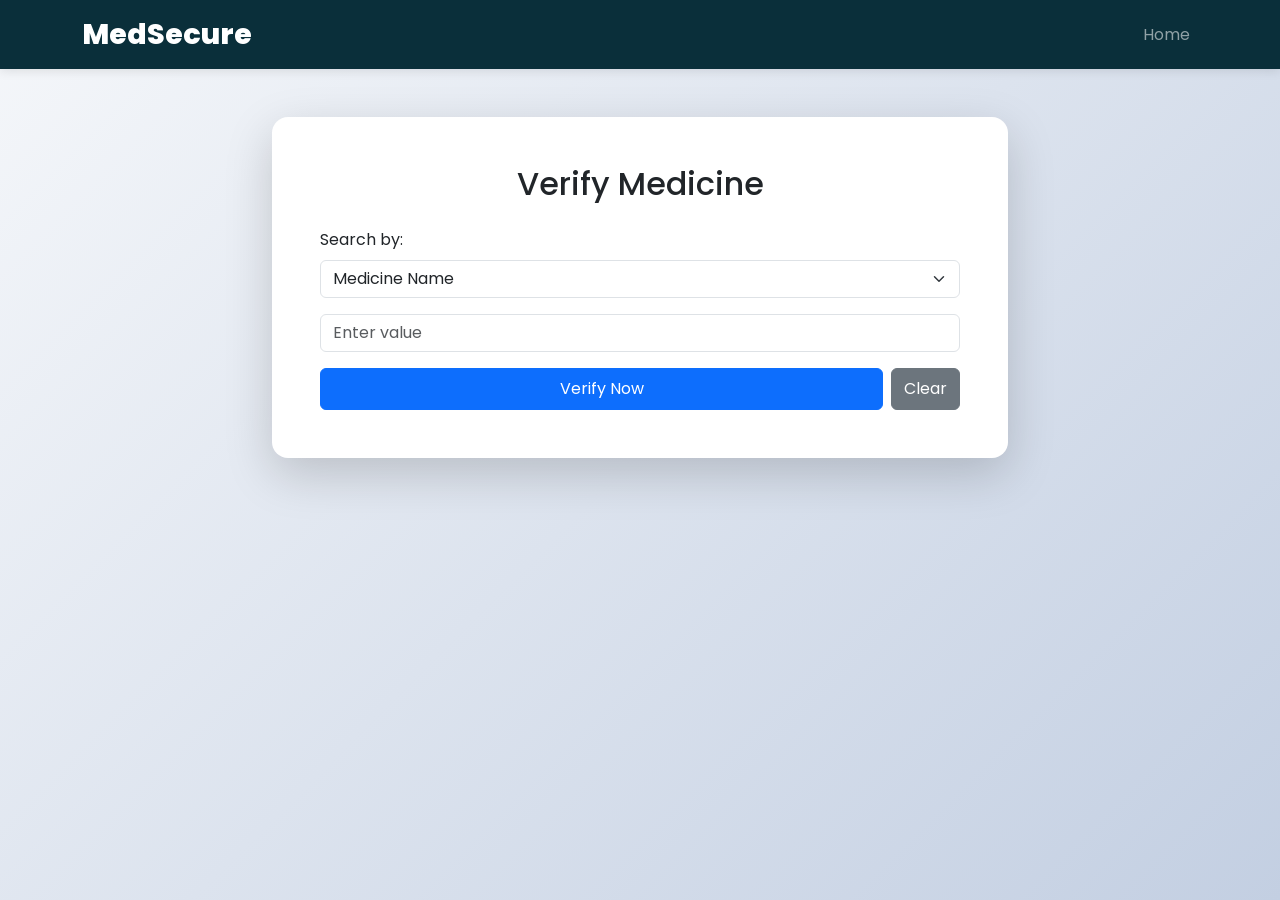
<file: frontend/verify-type.html>
<!DOCTYPE html>
<html lang="en">
<head>
    <meta charset="UTF-8">
    <meta name="viewport" content="width=device-width, initial-scale=1.0">
    <title>MedSecure - Type to Verify</title>
    <link href="https://cdn.jsdelivr.net/npm/bootstrap@5.3.0/dist/css/bootstrap.min.css" rel="stylesheet">
    <link rel="stylesheet" href="https://cdnjs.cloudflare.com/ajax/libs/font-awesome/6.4.0/css/all.min.css">
    <link href="https://fonts.googleapis.com/css2?family=Poppins:wght@300;400;500;600;700&display=swap" rel="stylesheet">
    <link rel="stylesheet" href="style.css">
</head>
<body>
    <nav class="navbar navbar-expand-lg navbar-dark sticky-top" style="background: #0a2f3a;">
        <div class="container">
            <a class="navbar-brand" href="index.html">MedSecure</a>
            <div class="collapse navbar-collapse">
                <ul class="navbar-nav ms-auto">
                    <li class="nav-item"><a class="nav-link" href="index.html">Home</a></li>
                </ul>
            </div>
        </div>
    </nav>
    <div class="container py-5">
        <div class="row justify-content-center">
            <div class="col-md-8">
                <div class="card shadow-lg border-0 rounded-4">
                    <div class="card-body p-5">
                        <h2 class="text-center mb-4">Verify Medicine</h2>
                        <form id="verifyForm">
                            <div class="mb-3">
                                <label class="form-label">Search by:</label>
                                <select class="form-select" id="searchType">
                                    <option value="name">Medicine Name</option>
                                    <option value="batch">Batch Number</option>
                                    <option value="code">Barcode</option>
                                </select>
                            </div>
                            <div class="mb-3">
                                <input type="text" class="form-control" id="searchValue" placeholder="Enter value" required>
                            </div>
                            <div class="d-flex gap-2">
                                <button type="submit" class="btn btn-primary flex-grow-1 py-2">Verify Now</button>
                                <button type="button" class="btn btn-secondary py-2" id="clearBtn">Clear</button>
                            </div>
                        </form>
                        <div id="result" class="mt-4" style="display: none;"></div>
                    </div>
                </div>
            </div>
        </div>
    </div>
    <script src="https://cdn.jsdelivr.net/npm/bootstrap@5.3.0/dist/js/bootstrap.bundle.min.js"></script>
    <script src="auth.js"></script>
    <script>
        const verifyForm = document.getElementById('verifyForm');
        const searchValue = document.getElementById('searchValue');
        const clearBtn = document.getElementById('clearBtn');

        verifyForm.addEventListener('submit', async (e) => {
            e.preventDefault();
            const type = document.getElementById('searchType').value;
            const value = searchValue.value.trim();
            if (!value) return;
            await verify(value, type);
        });
        clearBtn.addEventListener('click', () => {
            searchValue.value = '';
            document.getElementById('result').style.display = 'none';
            searchValue.focus();
        });

        async function verify(value, type) {
            const url = `${API_BASE_URL}/verify?${type}=${encodeURIComponent(value)}`;
            try {
                const res = await fetch(url);
                const data = await res.json();
                displayResult(data);

                // Save history if logged in
                const user = localStorage.getItem('medsecure_user');
                if (user) {
                    const userData = JSON.parse(user);
                    await fetch(`${API_BASE_URL}/history/add`, {
                        method: 'POST',
                        headers: { 'Content-Type': 'application/json' },
                        body: JSON.stringify({
                            userId: userData.userId,
                            searchQuery: value,
                            searchType: type,
                            scanResult: data.status,
                            message: data.message
                        })
                    });
                }
            } catch (err) {
                alert('Backend error: ' + err.message);
            }
        }

        function displayResult(data) {
            const div = document.getElementById('result');
            div.style.display = 'block';
            let statusClass = data.status === 'genuine' ? 'genuine' : (data.status === 'expired' ? 'expired' : 'fake');
            div.innerHTML = `
                <div class="result-card ${statusClass}">
                    <div class="text-center">
                        <div class="icon-large">${data.icon}</div>
                        <h3>${data.name || 'Result'}</h3>
                        <p class="lead">${data.message}</p>
                    </div>
                    <hr>
                    ${data.manufacturer ? `<p><strong>Manufacturer:</strong> ${data.manufacturer}</p>` : ''}
                    ${data.batchNum ? `<p><strong>Batch:</strong> ${data.batchNum}</p>` : ''}
                    ${data.ingredients ? `<p><strong>Ingredients:</strong> ${data.ingredients}</p>` : ''}
                    ${data.uses ? `<p><strong>Uses:</strong> ${data.uses}</p>` : ''}
                    ${data.sideEffects ? `<p><strong>Side Effects:</strong> ${data.sideEffects}</p>` : ''}
                    ${data.storageInstructions ? `<p><strong>Storage:</strong> ${data.storageInstructions}</p>` : ''}
                    ${data.contraindications ? `<p><strong>Contraindications:</strong> ${data.contraindications}</p>` : ''}
                    ${data.recommendation ? `<div class="alert alert-warning">${data.recommendation}</div>` : ''}
                </div>
            `;
        }
    </script>
</body>
</html>
</file>
<file: frontend/style.css>
* { font-family: 'Poppins', sans-serif; margin: 0; padding: 0; box-sizing: border-box; }
body { background: linear-gradient(135deg, #f5f7fa 0%, #c3cfe2 100%); min-height: 100vh; }
.navbar { background: linear-gradient(135deg, #0052D4 0%, #4364F7 100%); box-shadow: 0 2px 10px rgba(0,0,0,0.1); }
.navbar-brand { font-size: 1.8rem; font-weight: 800; }
.hero-section { background: linear-gradient(135deg, #667eea 0%, #764ba2 100%); position: relative; overflow: hidden; }
.hero-section::before { content: ''; position: absolute; width: 200%; height: 200%; top: -50%; left: -50%; background: radial-gradient(circle, rgba(255,255,255,0.1) 1%, transparent 1%); background-size: 50px 50px; animation: float 20s linear infinite; }
@keyframes float { 0% { transform: translate(0,0); } 100% { transform: translate(50px,50px); } }
.stats-box { background: rgba(255,255,255,0.95); border-radius: 20px; padding: 30px; transition: all 0.3s ease; }
.stats-box:hover { transform: translateY(-5px); box-shadow: 0 10px 30px rgba(0,0,0,0.1); }
.verification-card { background: white; border-radius: 20px; padding: 30px; transition: all 0.3s ease; cursor: pointer; border: 2px solid transparent; }
.verification-card:hover { transform: translateY(-10px); box-shadow: 0 20px 40px rgba(0,0,0,0.15); border-color: #667eea; }
.card-icon { width: 80px; height: 80px; border-radius: 50%; display: flex; align-items: center; justify-content: center; margin: 0 auto 20px; transition: all 0.3s ease; }
.verification-card:hover .card-icon { transform: scale(1.1); }
.faq-item { background: white; border-radius: 15px; margin-bottom: 15px; overflow: hidden; transition: all 0.3s ease; }
.faq-question { padding: 20px; cursor: pointer; font-weight: 600; transition: all 0.3s ease; }
.faq-question:hover { background: #f8f9fa; }
.faq-answer { padding: 0 20px; max-height: 0; overflow: hidden; transition: max-height 0.3s ease; background: #f8f9fa; }
.faq-item.active .faq-answer { padding: 20px; max-height: 500px; }
.faq-item.active .faq-question { background: #667eea; color: white; }
.result-card { border-radius: 20px; transition: all 0.3s; padding: 20px; margin-top: 20px; }
.genuine { border-left: 5px solid #4caf50; background: #e8f5e9; }
.fake { border-left: 5px solid #f44336; background: #ffebee; }
.expired { border-left: 5px solid #ff9800; background: #fff3e0; }
.icon-large { font-size: 4rem; margin-bottom: 1rem; }
.btn-clear { background-color: #6c757d; color: white; transition: all 0.3s; }
.btn-clear:hover { background-color: #5a6268; transform: scale(1.02); }
.history-item { transition: all 0.3s; }
.history-item:hover { transform: translateX(5px); background-color: #f8f9fa; }
@media (max-width: 768px) { .navbar-brand { font-size: 1.4rem; } .hero-section .display-4 { font-size: 2rem; } }
.medicine-bunch i, .medicine-bunch span {
    filter: drop-shadow(0 8px 20px rgba(0,0,0,0.4));
    transition: all 0.3s;
}
.medicine-bunch:hover i, .medicine-bunch:hover span {
    transform: scale(1.2) rotate(8deg) !important;
    filter: drop-shadow(0 0 25px gold);
}

.medicine-float1 { animation: floatMed 3s ease-in-out infinite; }
.medicine-float2 { animation: floatMed 3.8s ease-in-out infinite 0.3s; }
.medicine-float3 { animation: bobMed 2.7s ease-in-out infinite 0.6s; }
.medicine-float4 { animation: floatMed 4.2s ease-in-out infinite 1.1s; }
.medicine-float5 { animation: spinFloat 5s linear infinite; }
.medicine-float6 { animation: bobMed 3.1s ease-in-out infinite 1.4s; }
.medicine-float7 { animation: floatMed 2.9s ease-in-out infinite 2s; }
.medicine-float8 { animation: floatMed 3.5s ease-in-out infinite 0.8s; }
.medicine-float9 { animation: bobMed 4s ease-in-out infinite 1.7s; }

@keyframes floatMed {
    0%, 100% { transform: translateY(0) rotate(0deg); }
    50% { transform: translateY(-55px) rotate(12deg); }
}
@keyframes bobMed {
    0%, 100% { transform: translateY(0) rotate(-8deg); }
    50% { transform: translateY(-40px) rotate(8deg); }
}
@keyframes spinFloat {
    0% { transform: translateY(0) rotate(0deg); }
    100% { transform: translateY(-48px) rotate(360deg); }
}
</file>
